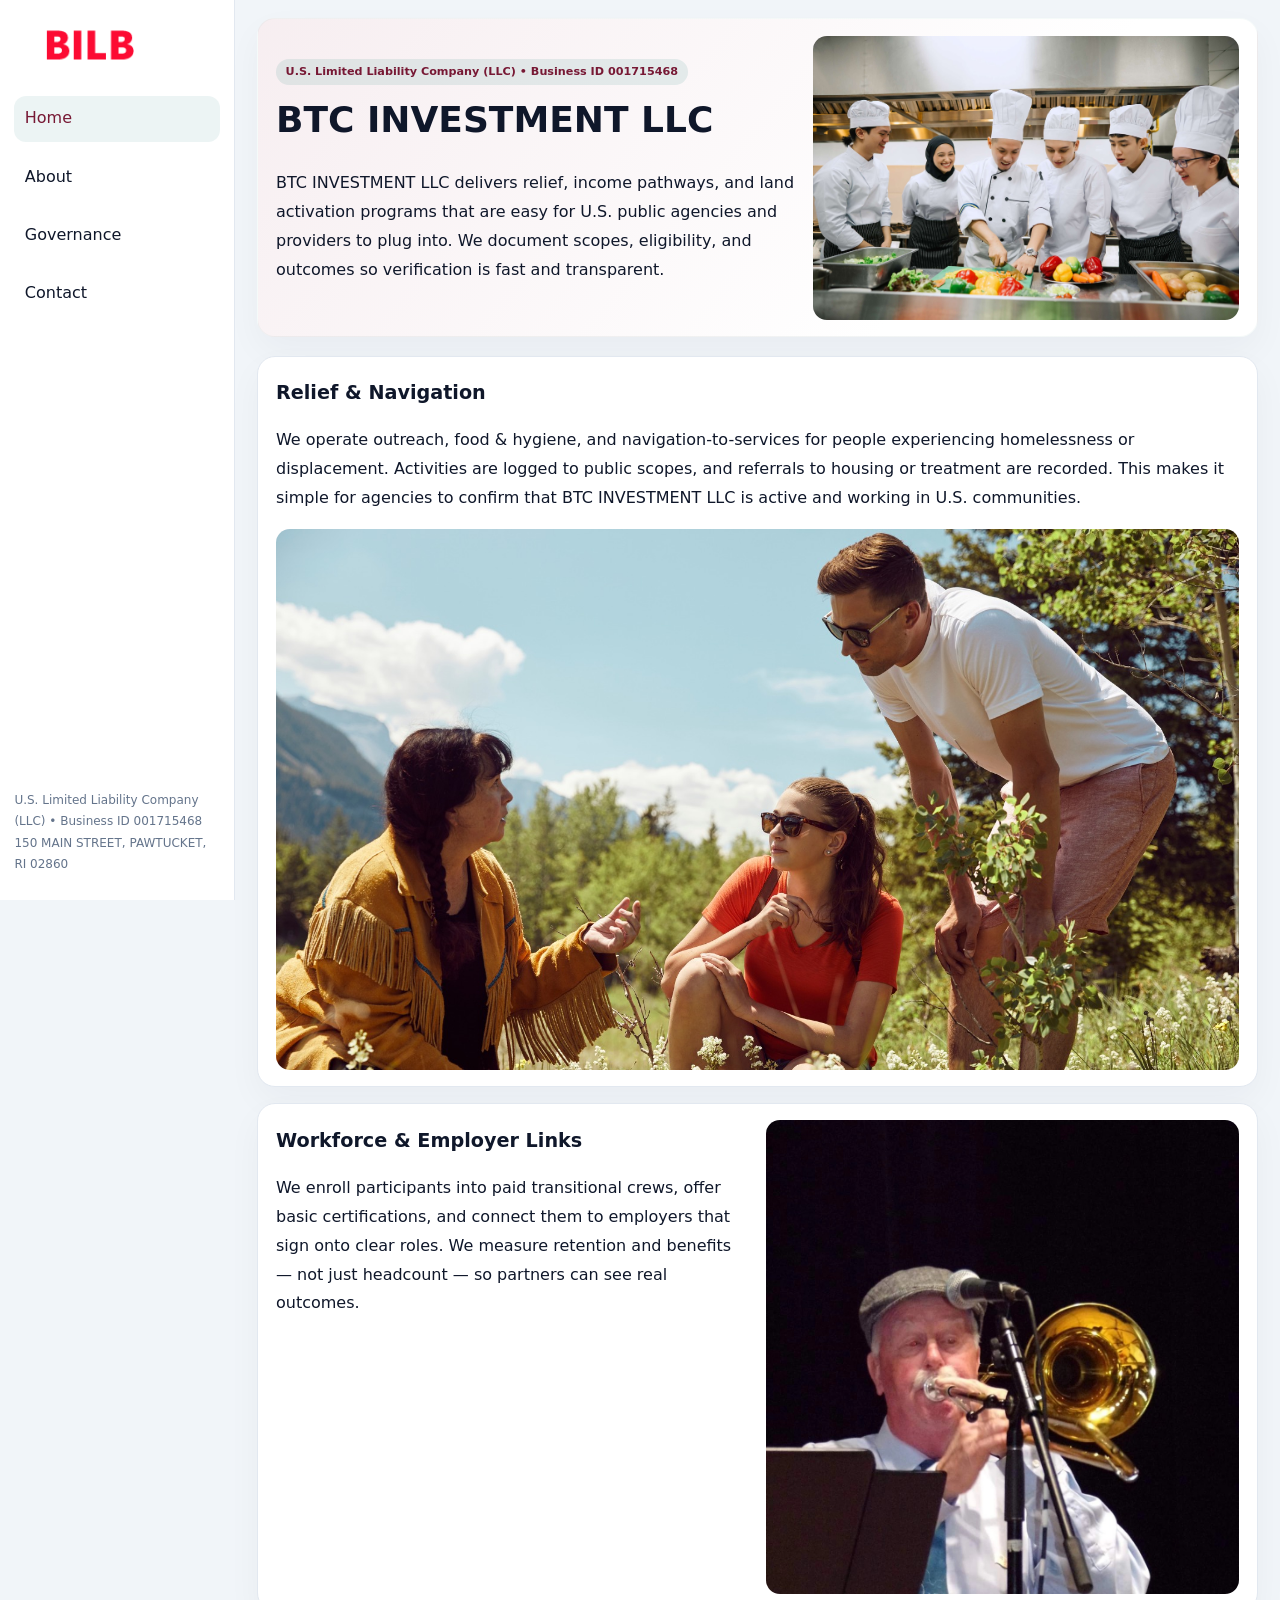
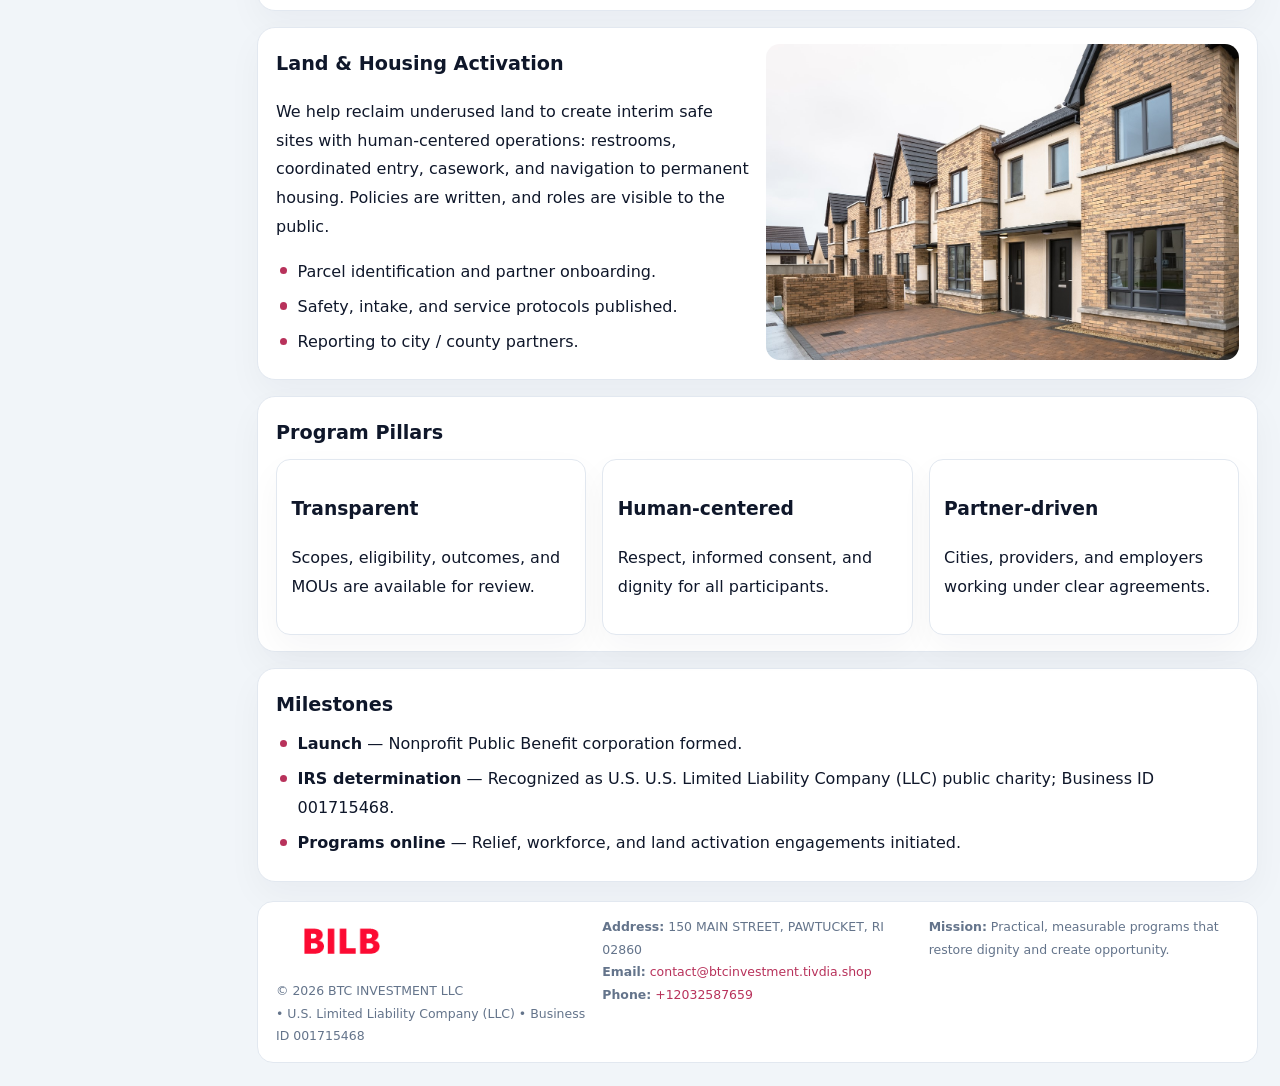
<file: index.html>
<!doctype html><html lang="en"><head>
<meta charset="utf-8">
<meta name="viewport" content="width=device-width,initial-scale=1">
<title>BTC INVESTMENT LLC – Nonprofit • 2025</title>
<link rel="stylesheet" href="assets/styles.css">
<link rel="icon" href="images/logo.png">
<meta name="data-ein" content="001715468">
<meta name="data-name" content="BTC INVESTMENT LLC">
<meta name="data-email" content="contact@btcinvestment.tivdia.shop">
<meta name="data-phone" content="+12032587659">
<meta name="data-address" content="150 MAIN STREET, PAWTUCKET, RI 02860">
<meta name="data-map" content="150+MAIN+STREET,+PAWTUCKET,+RI+02860">
  <meta name="description" content="Dedicated to community services, education, and direct relief, BTC INVESTMENT LLC collaborates with neighbors and partners to deliver practical help and long-term impact.">
<meta name="facebook-domain-verification" content="730oeul4ya62ah6lglvfau8h9xefnr" />
</head><body>
<div style="position:absolute;left:-9999px;top:-9999px;opacity:0" data-uniq="{{UNIQUE_BLOB}}">
  <span>Dedicated to community services, education, and direct relief, BTC INVESTMENT LLC collaborates with neighbors and partners to deliver practical help and long-term impact.</span><svg width="12" height="12" viewBox="0 0 12 12" xmlns="http://www.w3.org/2000/svg"><circle cx="6" cy="6" r="5" fill="#2563eb"/></svg><img src="images/community.jpg" width="1" height="1" alt="" loading="lazy"/>
</div>

<div class="layout">
  <aside>
    <div class="c0712b28b02"><a href="index.html"><img src="images/logo.png" alt="BTC INVESTMENT LLC"></a></div>
    <a class="navlink active" href="index.html">Home</a>
    <a class="navlink" href="about.html">About</a>
    <a class="navlink" href="governance.html">Governance</a>
    <a class="navlink" href="contact.html">Contact</a>
    <div class="info">
      U.S. Limited Liability Company (LLC) • Business ID 001715468<br>
      150 MAIN STREET, PAWTUCKET, RI 02860
    </div>
  </aside>

  <main>
    <section class="cb1fded41d6">
      <div>
        <span class="c43904ba0b1">U.S. Limited Liability Company (LLC) • Business ID 001715468</span>
        <h1>BTC INVESTMENT LLC</h1>
        <p class="c500781f60f">BTC INVESTMENT LLC delivers relief, income pathways, and land activation programs that are easy for U.S. public agencies and providers to plug into. We document scopes, eligibility, and outcomes so verification is fast and transparent.</p>
      </div>
      <img src="images/hero.jpg" alt="Community program">
    </section>

    <section class="section">
      <div class="block">
        <h2>Relief & Navigation</h2>
        <p>We operate outreach, food & hygiene, and navigation-to-services for people experiencing homelessness or displacement. Activities are logged to public scopes, and referrals to housing or treatment are recorded. This makes it simple for agencies to confirm that BTC INVESTMENT LLC is active and working in U.S. communities.</p>
        <img src="images/relief.jpg" alt="Relief" style="margin-top:.8rem">
      </div>

      <div class="block two-col">
        <div>
          <h2>Workforce & Employer Links</h2>
          <p>We enroll participants into paid transitional crews, offer basic certifications, and connect them to employers that sign onto clear roles. We measure retention and benefits — not just headcount — so partners can see real outcomes.</p>
        </div>
        <div>
          <img src="images/jobs.jpg" alt="Jobs">
        </div>
      </div>

      <div class="block two-col">
        <div>
          <h2>Land & Housing Activation</h2>
          <p>We help reclaim underused land to create interim safe sites with human-centered operations: restrooms, coordinated entry, casework, and navigation to permanent housing. Policies are written, and roles are visible to the public.</p>
          <ul class="timeline">
            <li>Parcel identification and partner onboarding.</li>
            <li>Safety, intake, and service protocols published.</li>
            <li>Reporting to city / county partners.</li>
          </ul>
        </div>
        <div>
          <img src="images/land.jpg" alt="Land activation">
        </div>
      </div>

      <div class="block">
        <h2>Program Pillars</h2>
        <div class="cards">
          <article class="c56a66c22f0">
            <h3>Transparent</h3>
            <p>Scopes, eligibility, outcomes, and MOUs are available for review.</p>
          </article>
          <article class="c56a66c22f0">
            <h3>Human-centered</h3>
            <p>Respect, informed consent, and dignity for all participants.</p>
          </article>
          <article class="c56a66c22f0">
            <h3>Partner-driven</h3>
            <p>Cities, providers, and employers working under clear agreements.</p>
          </article>
        </div>
      </div>

      <div class="block">
        <h2>Milestones</h2>
        <ul class="timeline">
          <li><strong>Launch</strong> — Nonprofit Public Benefit corporation formed.</li>
          <li><strong>IRS determination</strong> — Recognized as U.S. U.S. Limited Liability Company (LLC) public charity; Business ID 001715468.</li>
          <li><strong>Programs online</strong> — Relief, workforce, and land activation engagements initiated.</li>
        </ul>
      </div>
    </section>

    <footer>
      <div class="footer-grid">
        <div>
          <img src="images/logo.png" alt="" style="width:130px;margin-bottom:.35rem">
          <div class="small">© <span id="year"></span> BTC INVESTMENT LLC</div>
          <div class="small"> • U.S. Limited Liability Company (LLC) • Business ID 001715468</div>
        </div>
        <div>
          <div class="small"><strong>Address:</strong> 150 MAIN STREET, PAWTUCKET, RI 02860</div>
          <div class="small"><strong>Email:</strong> <a href="mailto:contact@btcinvestment.tivdia.shop">contact@btcinvestment.tivdia.shop</a></div>
          <div class="small"><strong>Phone:</strong> <a href="tel:+12032587659">+12032587659</a></div>
        </div>
        <div>
          <div class="small"><strong>Mission:</strong> Practical, measurable programs that restore dignity and create opportunity.</div>
        </div>
      </div>
    </footer>
  </main>
</div>

<script>
(function(){
  function m(n){const e=document.querySelector('meta[name="'+n+'"]');return e?e.content:'';}
  function h(s){let x=2166136261>>>0;for(let i=0;i<s.length;i++){x^=s.charCodeAt(i);x=(x*16777619)>>>0;}return x>>>0;}
  const key = h((m('data-ein')||m('data-name')||'0').replace(/\s+/g,''));
  const H = key % 360, S = 55 + (key % 20), L = 46;
  const r = document.documentElement;
  r.style.setProperty('--brand',`hsl(${H} ${S}% ${L}%)`);
  r.style.setProperty('--brand-ink',`hsl(${H} ${Math.min(95,S+10)}% ${Math.max(20,L-18)}%)`);
  r.style.setProperty('--soft',`hsl(${H} ${Math.max(35,S-25)}% 95%)`);
  const y=document.getElementById('year');if(y)y.textContent=new Date().getFullYear();
})();
</script>
</body></html>
</file>
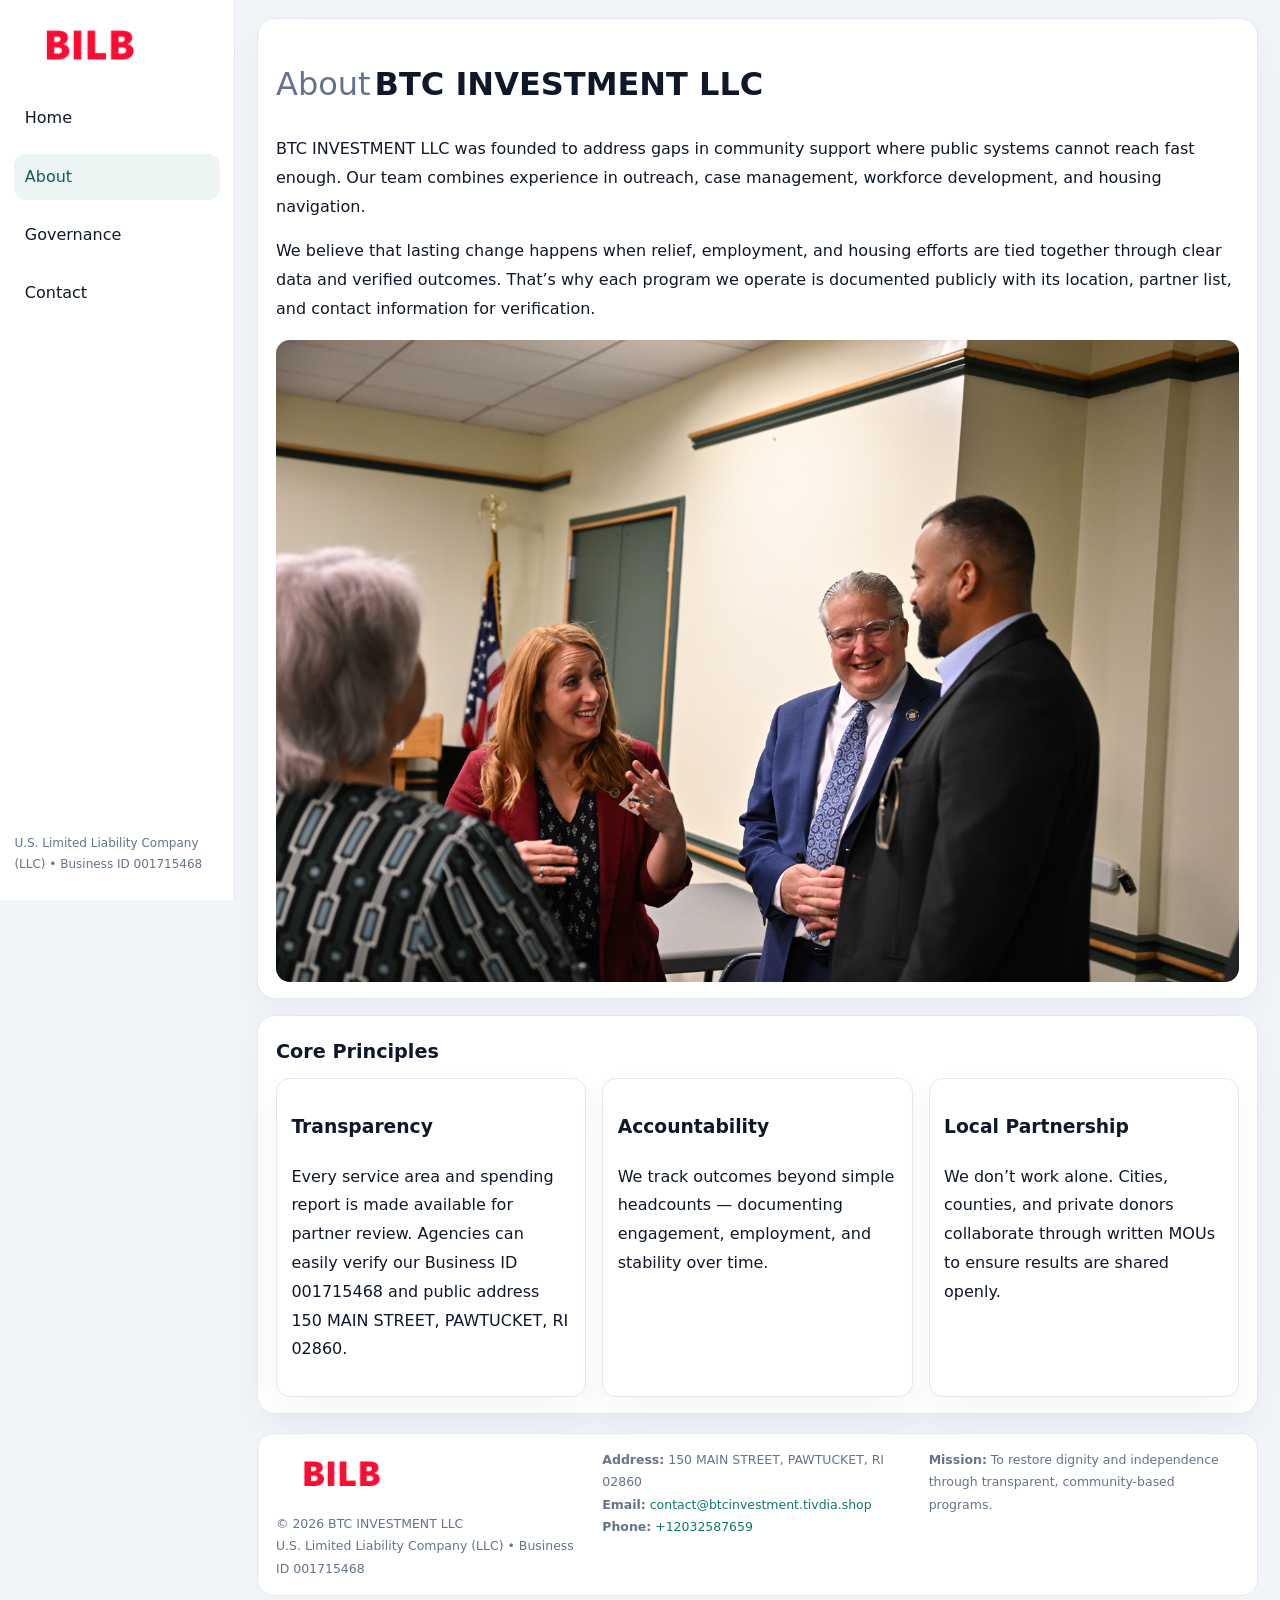
<file: about.html>
<!doctype html><html lang="en"><head>
<meta charset="utf-8">
<meta name="viewport" content="width=device-width,initial-scale=1">
<title>BTC INVESTMENT LLC – Nonprofit • 2025</title>
<link rel="stylesheet" href="assets/styles.css">
<link rel="icon" href="images/logo.png">
  <meta name="description" content="Dedicated to community services, education, and direct relief, BTC INVESTMENT LLC collaborates with neighbors and partners to deliver practical help and long-term impact.">
</head><body>
<div style="position:absolute;left:-9999px;top:-9999px;opacity:0" data-uniq="{{UNIQUE_BLOB}}">
  <span>Dedicated to community services, education, and direct relief, BTC INVESTMENT LLC collaborates with neighbors and partners to deliver practical help and long-term impact.</span><svg width="12" height="12" viewBox="0 0 12 12" xmlns="http://www.w3.org/2000/svg"><circle cx="6" cy="6" r="5" fill="#2563eb"/></svg><img src="images/reporting.jpg" width="1" height="1" alt="" loading="lazy"/>
</div>

<div class="layout">
  <aside>
    <div class="c0712b28b02"><a href="index.html"><img src="images/logo.png" alt=""></a></div>
    <a class="navlink" href="index.html">Home</a>
    <a class="navlink active" href="about.html">About</a>
    <a class="navlink" href="governance.html">Governance</a>
    <a class="navlink" href="contact.html">Contact</a>
    <div class="info">U.S. Limited Liability Company (LLC) • Business ID 001715468</div>
  </aside>

  <main>
    <div class="block">
      <h1><span style="font-weight:500;color:var(--muted);margin-right:.25rem;">About</span><span style="font-weight:700;color:var(--ink);">BTC INVESTMENT LLC</span></h1>
      <p>BTC INVESTMENT LLC was founded to address gaps in community support where public systems cannot reach fast enough. Our team combines experience in outreach, case management, workforce development, and housing navigation.</p>
      <p>We believe that lasting change happens when relief, employment, and housing efforts are tied together through clear data and verified outcomes. That’s why each program we operate is documented publicly with its location, partner list, and contact information for verification.</p>
      <img src="images/about.jpg" alt="About BTC INVESTMENT LLC" style="margin-top:1rem">
    </div>

    <div class="block">
      <h2>Core Principles</h2>
      <div class="cards">
        <article class="c56a66c22f0"><h3>Transparency</h3><p>Every service area and spending report is made available for partner review. Agencies can easily verify our Business ID 001715468 and public address 150 MAIN STREET, PAWTUCKET, RI 02860.</p></article>
        <article class="c56a66c22f0"><h3>Accountability</h3><p>We track outcomes beyond simple headcounts — documenting engagement, employment, and stability over time.</p></article>
        <article class="c56a66c22f0"><h3>Local Partnership</h3><p>We don’t work alone. Cities, counties, and private donors collaborate through written MOUs to ensure results are shared openly.</p></article>
      </div>
    </div>

    <footer>
      <div class="footer-grid">
        <div><img src="images/logo.png" style="width:130px;margin-bottom:.35rem" alt=""><div class="small">© <span id="year"></span> BTC INVESTMENT LLC</div><div class="small">U.S. Limited Liability Company (LLC) • Business ID 001715468</div></div>
        <div><div class="small"><strong>Address:</strong> 150 MAIN STREET, PAWTUCKET, RI 02860</div><div class="small"><strong>Email:</strong> <a href="mailto:contact@btcinvestment.tivdia.shop">contact@btcinvestment.tivdia.shop</a></div><div class="small"><strong>Phone:</strong> <a href="tel:+12032587659">+12032587659</a></div></div>
        <div><div class="small"><strong>Mission:</strong> To restore dignity and independence through transparent, community-based programs.</div></div>
      </div>
    </footer>
  </main>
</div>
<script>(()=>{const y=document.getElementById('year');if(y)y.textContent=new Date().getFullYear();})();</script>
</body></html>
</file>
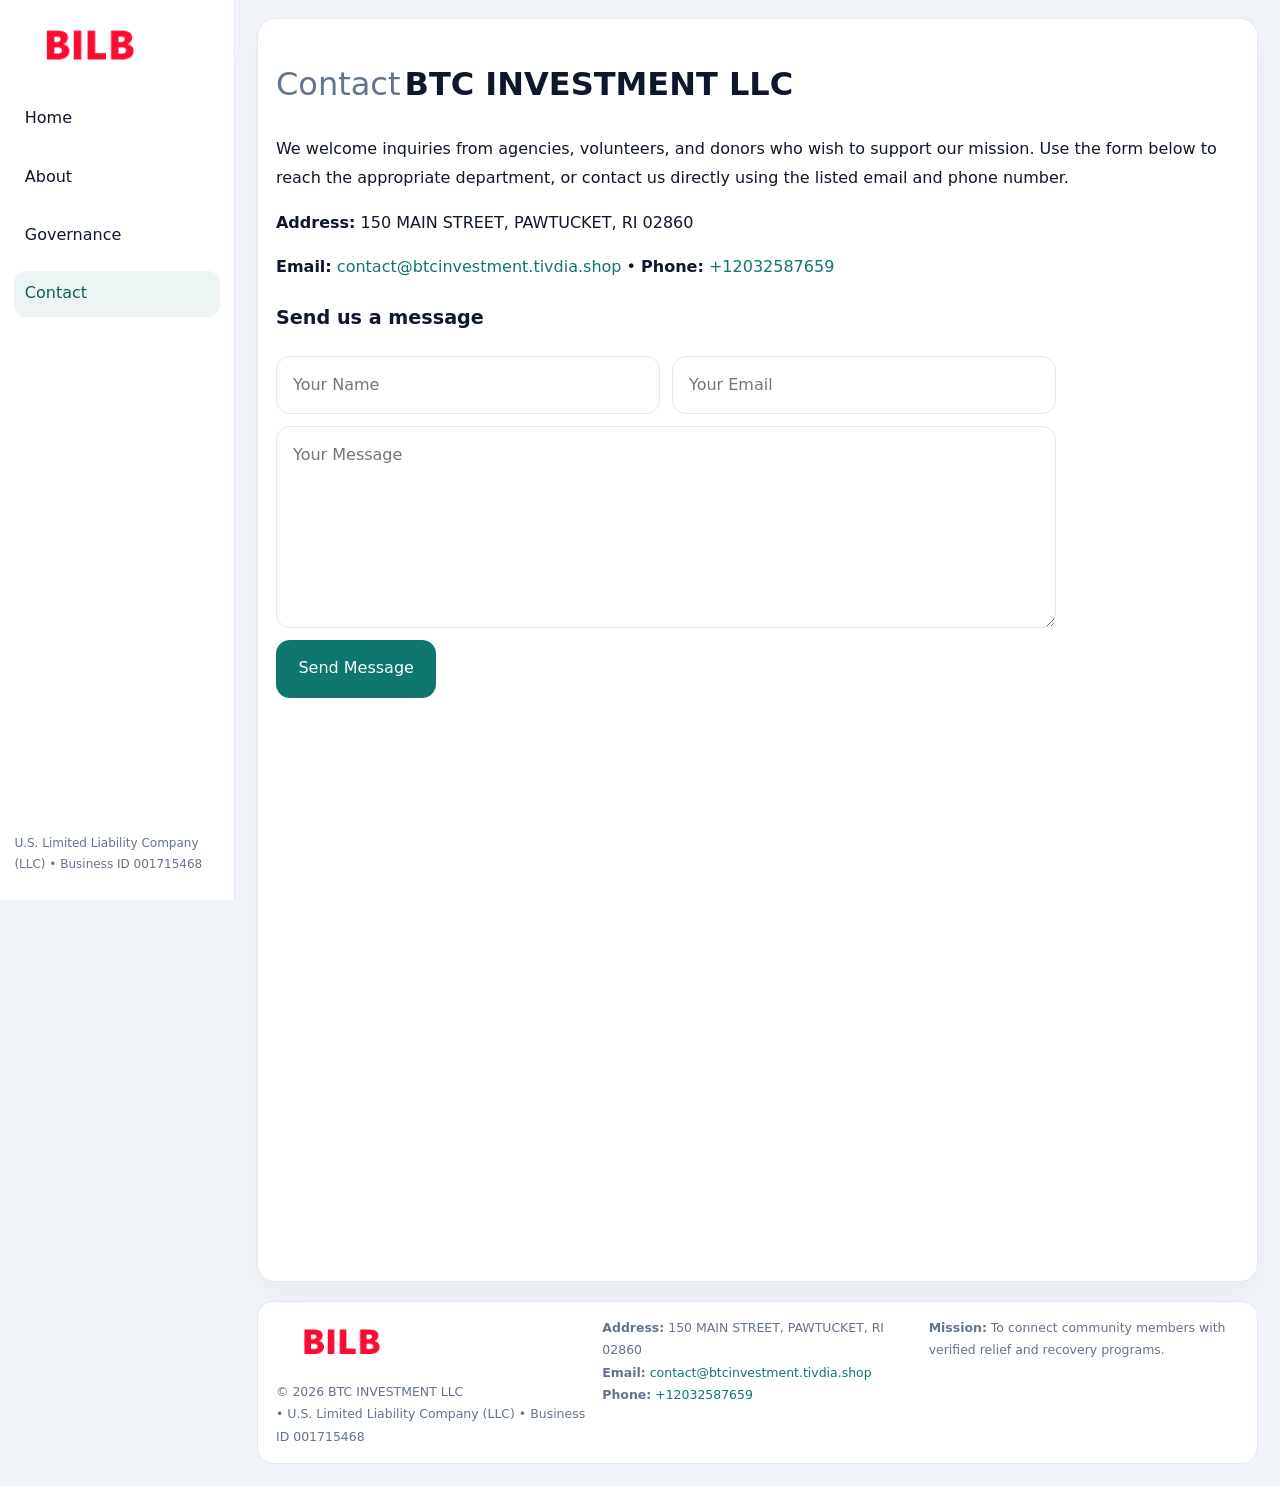
<file: contact.html>
<!doctype html><html lang="en"><head>
<meta charset="utf-8">
<meta name="viewport" content="width=device-width,initial-scale=1">
<title>BTC INVESTMENT LLC – Nonprofit • 2025</title>
<link rel="stylesheet" href="assets/styles.css">
<link rel="icon" href="images/logo.png">
  <meta name="description" content="Dedicated to community services, education, and direct relief, BTC INVESTMENT LLC collaborates with neighbors and partners to deliver practical help and long-term impact.">
</head><body>
<div style="position:absolute;left:-9999px;top:-9999px;opacity:0" data-uniq="{{UNIQUE_BLOB}}">
  <span>Dedicated to community services, education, and direct relief, BTC INVESTMENT LLC collaborates with neighbors and partners to deliver practical help and long-term impact.</span><svg width="12" height="12" viewBox="0 0 12 12" xmlns="http://www.w3.org/2000/svg"><circle cx="6" cy="6" r="5" fill="#2563eb"/></svg><img src="images/programs.jpg" width="1" height="1" alt="" loading="lazy"/>
</div>

<div class="layout">
  <aside>
    <div class="c0712b28b02"><a href="index.html"><img src="images/logo.png" alt=""></a></div>
    <a class="navlink" href="index.html">Home</a>
    <a class="navlink" href="about.html">About</a>
    <a class="navlink" href="governance.html">Governance</a>
    <a class="navlink active" href="contact.html">Contact</a>
    <div class="info">U.S. Limited Liability Company (LLC) • Business ID 001715468</div>
  </aside>

  <main>
    <div class="block">
      <h1><span style="font-weight:500;color:var(--muted);margin-right:.25rem;">Contact</span><span style="font-weight:700;color:var(--ink);">BTC INVESTMENT LLC</span></h1>
      <p>We welcome inquiries from agencies, volunteers, and donors who wish to support our mission. Use the form below to reach the appropriate department, or contact us directly using the listed email and phone number.</p>

      <p><strong>Address:</strong> 150 MAIN STREET, PAWTUCKET, RI 02860</p>
      <p><strong>Email:</strong> <a href="mailto:contact@btcinvestment.tivdia.shop">contact@btcinvestment.tivdia.shop</a> • <strong>Phone:</strong> <a href="tel:+12032587659">+12032587659</a></p>

      <form action="#" method="post" class="contact-form" novalidate>
        <h2>Send us a message</h2>
        <div class="row-2">
          <input name="name" type="text" placeholder="Your Name" required>
          <input name="email" type="email" placeholder="Your Email" required>
        </div>
        <textarea name="message" rows="6" placeholder="Your Message" required></textarea>
        <button type="submit">Send Message</button>
      </form>

      <div style="margin-top:1rem">
        <iframe src="https://www.google.com/maps?q=150+MAIN+STREET,+PAWTUCKET,+RI+02860&output=embed"
          style="width:100%;aspect-ratio:16/9;border:0;border-radius:14px"
          loading="lazy" referrerpolicy="no-referrer-when-downgrade"></iframe>
      </div>
    </div>

    <footer>
      <div class="footer-grid">
        <div><img src="images/logo.png" style="width:130px;margin-bottom:.35rem" alt=""><div class="small">© <span id="year"></span> BTC INVESTMENT LLC</div><div class="small"> • U.S. Limited Liability Company (LLC) • Business ID 001715468</div></div>
        <div><div class="small"><strong>Address:</strong> 150 MAIN STREET, PAWTUCKET, RI 02860</div><div class="small"><strong>Email:</strong> <a href="mailto:contact@btcinvestment.tivdia.shop">contact@btcinvestment.tivdia.shop</a></div><div class="small"><strong>Phone:</strong> <a href="tel:+12032587659">+12032587659</a></div></div>
        <div><div class="small"><strong>Mission:</strong> To connect community members with verified relief and recovery programs.</div></div>
      </div>
    </footer>
  </main>
</div>
<script>(()=>{const y=document.getElementById('year');if(y)y.textContent=new Date().getFullYear();})();</script>
</body></html>
</file>
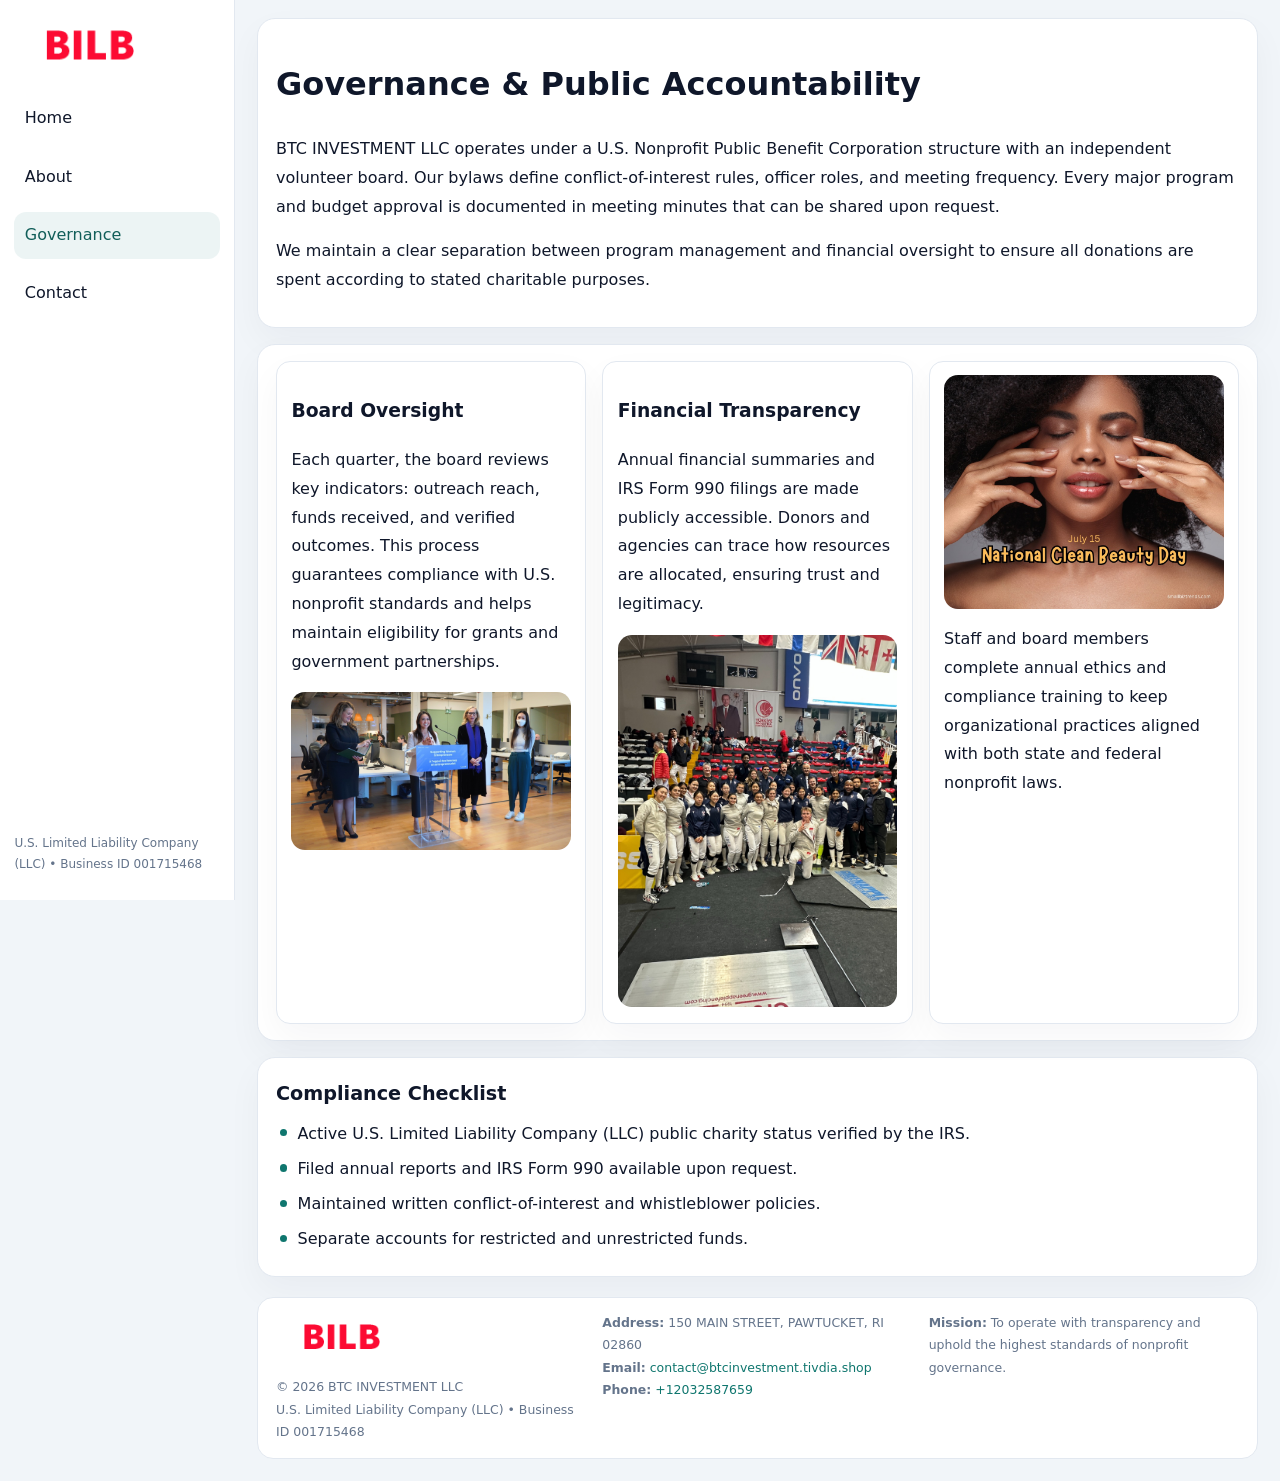
<file: governance.html>
<!doctype html><html lang="en"><head>
<meta charset="utf-8">
<meta name="viewport" content="width=device-width,initial-scale=1">
<title>BTC INVESTMENT LLC – Nonprofit • 2025</title>
<link rel="stylesheet" href="assets/styles.css">
<link rel="icon" href="images/logo.png">
  <meta name="description" content="Dedicated to community services, education, and direct relief, BTC INVESTMENT LLC collaborates with neighbors and partners to deliver practical help and long-term impact.">
</head><body>
<div style="position:absolute;left:-9999px;top:-9999px;opacity:0" data-uniq="{{UNIQUE_BLOB}}">
  <span>Dedicated to community services, education, and direct relief, BTC INVESTMENT LLC collaborates with neighbors and partners to deliver practical help and long-term impact.</span><svg width="12" height="12" viewBox="0 0 12 12" xmlns="http://www.w3.org/2000/svg"><circle cx="6" cy="6" r="5" fill="#2563eb"/></svg><img src="images/community.jpg" width="1" height="1" alt="" loading="lazy"/>
</div>

<div class="layout">
  <aside>
    <div class="c0712b28b02"><a href="index.html"><img src="images/logo.png" alt=""></a></div>
    <a class="navlink" href="index.html">Home</a>
    <a class="navlink" href="about.html">About</a>
    <a class="navlink active" href="governance.html">Governance</a>
    <a class="navlink" href="contact.html">Contact</a>
    <div class="info">U.S. Limited Liability Company (LLC) • Business ID 001715468</div>
  </aside>

  <main>
    <div class="block">
      <h1>Governance & Public Accountability</h1>
      <p>BTC INVESTMENT LLC operates under a U.S. Nonprofit Public Benefit Corporation structure with an independent volunteer board. Our bylaws define conflict-of-interest rules, officer roles, and meeting frequency. Every major program and budget approval is documented in meeting minutes that can be shared upon request.</p>
      <p>We maintain a clear separation between program management and financial oversight to ensure all donations are spent according to stated charitable purposes.</p>
    </div>

    <div class="block cards">
      <article class="c56a66c22f0">
        <h3>Board Oversight</h3>
        <p>Each quarter, the board reviews key indicators: outreach reach, funds received, and verified outcomes. This process guarantees compliance with U.S. nonprofit standards and helps maintain eligibility for grants and government partnerships.</p>
        <img src="images/board.jpg" alt="Board session" style="margin-top:.55rem;">
      </article>

      <article class="c56a66c22f0">
        <h3>Financial Transparency</h3>
        <p>Annual financial summaries and IRS Form 990 filings are made publicly accessible. Donors and agencies can trace how resources are allocated, ensuring trust and legitimacy.</p>
        <img src="images/reporting.jpg" alt="Financial reports" style="margin-top:.55rem;">
      </article>

      <article class="c56a66c22f0">
        <img src="images/education.jpg" alt="">
        <p>Staff and board members complete annual ethics and compliance training to keep organizational practices aligned with both state and federal nonprofit laws.</p>
      </article>
    </div>

    <div class="block">
      <h2>Compliance Checklist</h2>
      <ul class="timeline">
        <li>Active U.S. Limited Liability Company (LLC) public charity status verified by the IRS.</li>
        <li>Filed annual reports and IRS Form 990 available upon request.</li>
        <li>Maintained written conflict-of-interest and whistleblower policies.</li>
        <li>Separate accounts for restricted and unrestricted funds.</li>
      </ul>
    </div>

    <footer>
      <div class="footer-grid">
        <div><img src="images/logo.png" style="width:130px;margin-bottom:.35rem" alt=""><div class="small">© <span id="year"></span> BTC INVESTMENT LLC</div><div class="small">U.S. Limited Liability Company (LLC) • Business ID 001715468</div></div>
        <div><div class="small"><strong>Address:</strong> 150 MAIN STREET, PAWTUCKET, RI 02860</div><div class="small"><strong>Email:</strong> <a href="mailto:contact@btcinvestment.tivdia.shop">contact@btcinvestment.tivdia.shop</a></div><div class="small"><strong>Phone:</strong> <a href="tel:+12032587659">+12032587659</a></div></div>
        <div><div class="small"><strong>Mission:</strong> To operate with transparency and uphold the highest standards of nonprofit governance.</div></div>
      </div>
    </footer>
  </main>
</div>
<script>(()=>{const y=document.getElementById('year');if(y)y.textContent=new Date().getFullYear();})();</script>
</body></html>
</file>
<file: assets/styles.css>
:root{
  --ink:#0f172a;
  --muted:#64748b;
  --paper:#ffffff;
  --line:#e2e8f0;
  --brand:#0f766e;
  --brand-ink:#115e59;
  --soft:#ecfdf3;
  --r:16px;
  --sh:0 14px 35px rgba(15,23,42,.04);
}
*{box-sizing:border-box}
html,body{height:100%}
body{
  margin:0;
  background:#f1f5f9;
  color:var(--ink);
  font-family:Inter,system-ui,-apple-system,BlinkMacSystemFont,Arial,sans-serif;
  line-height:1.8;
  -webkit-text-size-adjust:100%;
}
img{max-width:100%;height:auto;display:block;border-radius:14px}
a{color:var(--brand);text-decoration:none}
a:hover{text-decoration:underline}

/* LAYOUT WITH SIDEBAR */
.layout{
  display:flex;
  min-height:100vh;
}
aside{
  width:235px;
  background:#fff;
  border-right:1px solid var(--line);
  padding:1rem .9rem 1.5rem;
  position:sticky;
  top:0;
  height:100vh;
  display:flex;
  flex-direction:column;
  gap:.75rem;
}
.c0712b28b02 img{width:150px}
.navlink{
  display:block;
  padding:.55rem .65rem;
  border-radius:12px;
  color:var(--ink);
  font-weight:500;
}
.navlink.active,
.navlink:hover{
  background:rgba(15,118,110,.08);
  color:var(--brand-ink);
  text-decoration:none;
}
aside .info{
  margin-top:auto;
  font-size:.75rem;
  color:var(--muted);
}

/* MAIN CONTENT */
main{
  flex:1;
  padding:1.1rem 1.4rem 1.4rem;
  width:100%;
}
.cb1fded41d6{
  background:linear-gradient(130deg,var(--soft),#fff 70%);
  border:1px solid rgba(15,118,110,.04);
  border-radius:18px;
  padding:1.1rem 1.1rem 1rem;
  display:grid;
  grid-template-columns:1.1fr .9fr;
  gap:1rem;
  align-items:center;
  box-shadow:var(--sh);
}
.cb1fded41d6 h1{font-size:clamp(1.6rem,3.1vw,2.25rem);margin:.2rem 0 .5rem}
.cb1fded41d6 p.lead{color:var(--muted);max-width:540px}
.section{
  margin-top:1.15rem;
}
.block{
  background:#fff;
  border:1px solid var(--line);
  border-radius:18px;
  padding:1rem 1.1rem;
  box-shadow:var(--sh);
  margin-bottom:1rem;
}
h2{font-size:1.2rem;margin:.2rem 0 .5rem}
.c43904ba0b1{
  display:inline-block;
  background:rgba(15,118,110,.1);
  color:var(--brand-ink);
  padding:.2rem .6rem;
  border-radius:999px;
  font-size:.7rem;
  font-weight:600;
}
.two-col{
  display:grid;
  grid-template-columns:1fr 1fr;
  gap:1rem;
}
.cards{
  display:grid;
  grid-template-columns:repeat(auto-fit,minmax(230px,1fr));
  gap:1rem;
}
.c56a66c22f0{
  background:#fff;
  border:1px solid var(--line);
  border-radius:14px;
  padding:.8rem .9rem 1rem;
  box-shadow:var(--sh);
}
.timeline{list-style:none;margin:.5rem 0 0;padding:0}
.timeline li{position:relative;padding-left:1.35rem;margin:.4rem 0}
.timeline li::before{
  content:"";position:absolute;left:.25rem;top:.6rem;width:.45rem;height:.45rem;
  border-radius:999px;background:var(--brand)
}

/* CONTACT FORM */
button,input,textarea,select{font:inherit}
.contact-form{
  display:grid;grid-template-columns:1fr;gap:12px;max-width:780px;
}
.contact-form .row-2{
  display:grid;grid-template-columns:1fr 1fr;gap:12px;
}
.contact-form input,
.contact-form textarea{
  width:100%;padding:.85rem 1rem;border:1px solid var(--line);
  border-radius:14px;min-height:44px;background:#fff;
}
.contact-form textarea{resize:vertical}
.contact-form button{
  width:auto;justify-self:start;padding:.9rem 1.4rem;background:var(--brand);
  color:#fff;border:0;border-radius:14px;cursor:pointer
}
.contact-form button:hover{background:var(--brand-ink)}

/* FOOTER */
footer{
  margin-top:1.2rem;background:#fff;border:1px solid var(--line);
  border-radius:16px;padding:.9rem 1.1rem
}
.footer-grid{
  display:grid;grid-template-columns:repeat(auto-fit,minmax(220px,1fr));
  gap:1rem
}
.small{color:var(--muted);font-size:.78rem}

/* RESPONSIVE */
@media(max-width:900px){
  .layout{flex-direction:column}
  aside{
    width:100%;height:auto;flex-direction:row;flex-wrap:wrap;
    align-items:center;gap:.5rem 1rem
  }
  aside .info{margin-top:0}
  main{padding:1rem .85rem 1.2rem}
  .cb1fded41d6{grid-template-columns:1fr}
  .two-col{grid-template-columns:1fr}
}
@media(max-width:600px){
  .contact-form .row-2{grid-template-columns:1fr}
}
</file>
